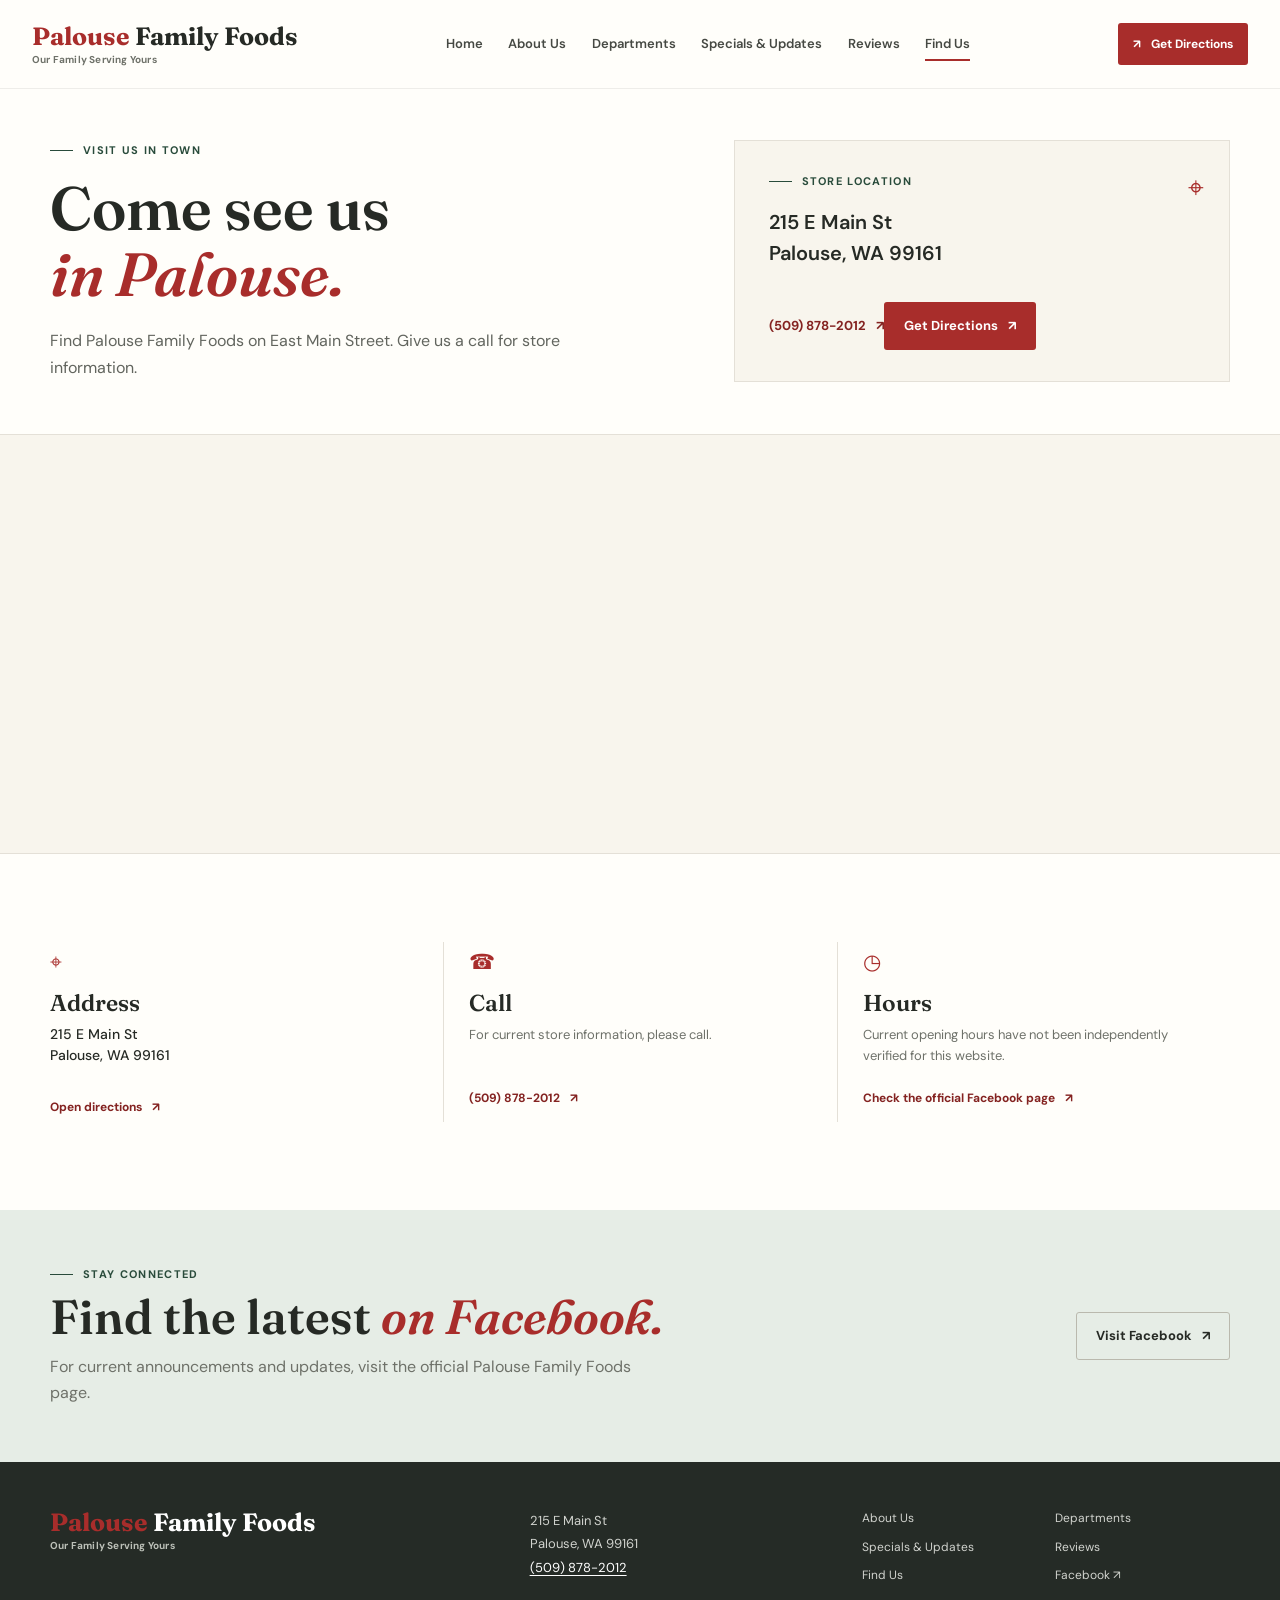
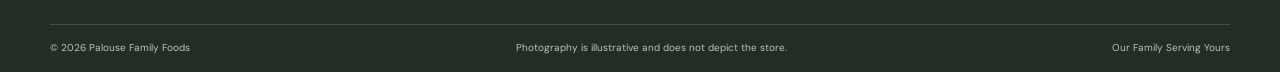
<file: find-us.html>
<!doctype html>
<html lang="en">
<head>
  <meta charset="utf-8"><meta name="viewport" content="width=device-width, initial-scale=1">
  <meta name="description" content="Find Palouse Family Foods at 215 E Main St in Palouse, Washington. Call the store or get directions.">
  <meta name="theme-color" content="#f8f5ed"><title>Find Us | Palouse Family Foods</title>
  <link rel="preconnect" href="https://fonts.googleapis.com"><link rel="preconnect" href="https://fonts.gstatic.com" crossorigin><link href="https://fonts.googleapis.com/css2?family=DM+Sans:wght@400;500;600;700&family=Fraunces:opsz,wght@9..144,600..700&display=swap" rel="stylesheet"><link rel="stylesheet" href="styles.css"><script src="script.js" defer></script>
</head>
<body><a class="skip-link" href="#main">Skip to content</a>
  <header class="site-header"><div class="header-inner"><a class="brand" href="index.html" aria-label="Palouse Family Foods home"><span class="brand__name">Palouse <span>Family Foods</span></span><span class="brand__tagline">Our Family Serving Yours</span></a><button class="menu-toggle" type="button" aria-expanded="false" aria-controls="primary-nav" aria-label="Open navigation menu"><span></span><span></span></button><nav class="primary-nav" id="primary-nav" aria-label="Main navigation"><a href="index.html">Home</a><a href="about.html">About Us</a><a href="departments.html">Departments</a><a href="specials.html">Specials &amp; Updates</a><a href="reviews.html">Reviews</a><a href="find-us.html" aria-current="page">Find Us</a></nav><a class="button button--red header-directions" href="https://www.google.com/maps/dir/?api=1&amp;destination=Palouse+Family+Foods%2C+215+E+Main+St%2C+Palouse%2C+WA+99161" target="_blank" rel="noopener noreferrer"><span aria-hidden="true">↗</span> Get Directions</a></div></header>
  <main id="main">
    <section class="page-intro page-intro--short wrap"><div class="page-intro__copy"><p class="eyebrow"><span class="eyebrow__rule"></span>Visit us in town</p><h1>Come see us<br><em>in Palouse.</em></h1><p class="page-intro__lead">Find Palouse Family Foods on East Main Street. Give us a call for store information.</p></div><div class="find-card"><span class="find-card__pin" aria-hidden="true">⌖</span><p class="eyebrow"><span class="eyebrow__rule"></span>Store location</p><address>215 E Main St<br>Palouse, WA 99161</address><a class="text-link" href="tel:+15098782012">(509) 878-2012 <span aria-hidden="true">↗</span></a><a class="button button--red" href="https://www.google.com/maps/dir/?api=1&amp;destination=Palouse+Family+Foods%2C+215+E+Main+St%2C+Palouse%2C+WA+99161" target="_blank" rel="noopener noreferrer">Get Directions <span aria-hidden="true">↗</span></a></div></section>
    <section class="map-section"><div class="map-frame"><iframe title="Map to Palouse Family Foods at 215 E Main St, Palouse, Washington" src="https://maps.google.com/maps?q=Palouse%20Family%20Foods%2C%20215%20E%20Main%20St%2C%20Palouse%2C%20WA%2099161&amp;output=embed" loading="lazy" referrerpolicy="no-referrer-when-downgrade" allowfullscreen></iframe></div></section>
    <section class="contact-info section-pad"><div class="wrap contact-grid"><article><span class="contact-grid__icon" aria-hidden="true">⌖</span><h2>Address</h2><address>215 E Main St<br>Palouse, WA 99161</address><a class="text-link" href="https://www.google.com/maps/dir/?api=1&amp;destination=Palouse+Family+Foods%2C+215+E+Main+St%2C+Palouse%2C+WA+99161" target="_blank" rel="noopener noreferrer">Open directions <span aria-hidden="true">↗</span></a></article><article><span class="contact-grid__icon" aria-hidden="true">☎</span><h2>Call</h2><p>For current store information, please call.</p><a class="text-link" href="tel:+15098782012">(509) 878-2012 <span aria-hidden="true">↗</span></a></article><article><span class="contact-grid__icon" aria-hidden="true">◷</span><h2>Hours</h2><p>Current opening hours have not been independently verified for this website.</p><a class="text-link" href="https://www.facebook.com/palousefamilyfoods" target="_blank" rel="noopener noreferrer">Check the official Facebook page <span aria-hidden="true">↗</span></a></article></div></section>
    <section class="social-contact"><div class="wrap social-contact__inner"><div><p class="eyebrow"><span class="eyebrow__rule"></span>Stay connected</p><h2>Find the latest <em>on Facebook.</em></h2><p>For current announcements and updates, visit the official Palouse Family Foods page.</p></div><a class="button button--outline" href="https://www.facebook.com/palousefamilyfoods" target="_blank" rel="noopener noreferrer">Visit Facebook <span aria-hidden="true">↗</span></a></div></section>
  </main>
  <footer class="site-footer"><div class="wrap footer-main"><a class="brand brand--footer" href="index.html"><span class="brand__name">Palouse <span>Family Foods</span></span><span class="brand__tagline">Our Family Serving Yours</span></a><p class="footer-address">215 E Main St<br>Palouse, WA 99161<br><a href="tel:+15098782012">(509) 878-2012</a></p><nav class="footer-nav" aria-label="Footer navigation"><a href="about.html">About Us</a><a href="departments.html">Departments</a><a href="specials.html">Specials &amp; Updates</a><a href="reviews.html">Reviews</a><a href="find-us.html">Find Us</a><a href="https://www.facebook.com/palousefamilyfoods" target="_blank" rel="noopener noreferrer">Facebook ↗</a></nav></div><div class="wrap footer-bottom"><span>© <span data-year>2026</span> Palouse Family Foods</span><span>Photography is illustrative and does not depict the store.</span><span>Our Family Serving Yours</span></div></footer>
</body></html>
</file>
<file: styles.css>
:root {
  color-scheme: light;
  --red: #a82d2b;
  --red-dark: #842321;
  --red-pale: #f4e8e4;
  --green: #294b3b;
  --green-soft: #e6ede6;
  --gold: #d4a64d;
  --ink: #262a25;
  --muted: #6e7169;
  --cream: #f8f5ed;
  --paper: #fffefa;
  --line: #e4e0d7;
  --serif: "Fraunces", Georgia, serif;
  --sans: "DM Sans", "Segoe UI", sans-serif;
  --content: 1180px;
}

* { box-sizing: border-box; }
html { scroll-behavior: smooth; }
body { margin: 0; background: var(--paper); color: var(--ink); font-family: var(--sans); font-size: 16px; line-height: 1.65; -webkit-font-smoothing: antialiased; }
img { display: block; width: 100%; }
a { color: inherit; }
button, a { -webkit-tap-highlight-color: transparent; }
a:focus-visible, button:focus-visible { outline: 3px solid var(--gold); outline-offset: 4px; }
.wrap { width: min(var(--content), calc(100% - 64px)); margin-inline: auto; }
.skip-link { position: absolute; z-index: 20; left: 14px; top: 10px; transform: translateY(-150%); padding: 10px 14px; border-radius: 3px; background: var(--ink); color: white; }
.skip-link:focus { transform: translateY(0); }
.announcement { display: flex; justify-content: center; align-items: center; gap: 9px; min-height: 36px; padding: 6px 16px; background: var(--green); color: white; text-align: center; font-size: 12px; letter-spacing: .03em; }
.announcement a { color: white; font-weight: 700; text-underline-offset: 3px; }
.announcement__dot { width: 6px; height: 6px; border-radius: 50%; background: #d9b768; }
.site-header { position: relative; z-index: 5; background: var(--paper); border-bottom: 1px solid rgba(38,42,37,.08); }
.header-inner { width: min(1300px, calc(100% - 64px)); min-height: 88px; margin: auto; display: flex; align-items: center; justify-content: space-between; gap: 24px; }
.brand { display: inline-flex; flex-direction: column; flex-shrink: 0; color: var(--red); text-decoration: none; line-height: 1.04; }
.brand__name { font-family: var(--serif); font-size: 25px; font-weight: 700; letter-spacing: 0; }
.brand__name span { color: var(--ink); }
.brand__tagline { padding-top: 6px; color: var(--muted); font-size: 10px; font-weight: 700; letter-spacing: .02em; }
.primary-nav { display: flex; align-items: center; justify-content: center; gap: clamp(14px, 2vw, 28px); }
.primary-nav a { position: relative; padding-block: 8px; color: #464943; font-size: 13px; font-weight: 600; text-decoration: none; white-space: nowrap; }
.primary-nav a::after { position: absolute; right: 0; bottom: 2px; left: 0; height: 2px; background: var(--red); content: ""; transform: scaleX(0); transform-origin: left; transition: transform .2s ease; }
.primary-nav a:hover::after, .primary-nav a[aria-current="page"]::after { transform: scaleX(1); }
.menu-toggle { display: none; }
.button { display: inline-flex; min-height: 48px; align-items: center; justify-content: center; gap: 10px; padding: 11px 19px; border: 1px solid transparent; border-radius: 3px; font-size: 13px; font-weight: 700; line-height: 1.2; text-decoration: none; transition: background-color .2s ease, color .2s ease, transform .2s ease, border-color .2s ease; }
.button:hover { transform: translateY(-2px); }
.button--red { background: var(--red); color: white; }
.button--red:hover { background: var(--red-dark); }
.button--outline { border-color: #bab9ae; background: transparent; color: var(--ink); }
.button--outline:hover { border-color: var(--ink); background: var(--ink); color: white; }
.button--light { background: var(--paper); color: var(--red-dark); }
.button--light:hover { background: #f0e7d4; }
.header-directions { min-height: 42px; padding: 10px 14px; white-space: nowrap; font-size: 12px; }

.hero { display: grid; grid-template-columns: .94fr 1.06fr; align-items: center; gap: clamp(34px, 6vw, 84px); padding-block: 52px 64px; }
.hero__copy { padding-block: 12px; animation: arrive .6s both; }
.eyebrow { display: flex; align-items: center; gap: 10px; margin: 0 0 17px; color: var(--green); font-size: 11px; font-weight: 700; letter-spacing: .12em; text-transform: uppercase; }
.eyebrow__rule { width: 23px; height: 1px; background: currentColor; }
h1, h2, h3, p, figure, blockquote { margin-top: 0; }
h1, h2 { font-family: var(--serif); font-weight: 600; line-height: 1.08; letter-spacing: 0; }
h1 { margin-bottom: 20px; font-size: clamp(44px, 5vw, 68px); }
h1 em, h2 em { color: var(--red); font-weight: 600; }
.hero__intro { max-width: 440px; margin-bottom: 27px; color: #5e625b; font-size: 17px; line-height: 1.7; }
.hero__actions { display: flex; flex-wrap: wrap; gap: 10px; }
.hero__social { display: inline-flex; align-items: center; gap: 8px; margin-top: 18px; color: var(--green); font-size: 13px; font-weight: 700; text-decoration: none; }
.hero__social:hover { text-decoration: underline; text-underline-offset: 4px; }
.social-icon, .facebook-mark { display: inline-grid; width: 25px; height: 25px; place-items: center; border-radius: 50%; background: #315f49; color: white; font-family: Arial, sans-serif; font-size: 16px; font-weight: 700; }
.hero__note { display: flex; align-items: center; gap: 12px; max-width: 360px; margin-top: 33px; padding-top: 17px; border-top: 1px solid var(--line); color: var(--muted); font-size: 12px; line-height: 1.5; }
.hero__note strong { color: var(--ink); font-size: 13px; }
.hero__note-mark { color: var(--red); font-size: 25px; }
.hero__image { position: relative; min-width: 0; margin: 0; animation: arrive .7s .08s both; }
.hero__image > img { height: clamp(350px, 42vw, 525px); object-fit: cover; border-radius: 4px 4px 70px 4px; }
.hero__image figcaption, .page-intro__image figcaption { position: absolute; right: 12px; bottom: 11px; color: white; font-size: 10px; text-shadow: 0 1px 5px #000; }
.image-stamp { position: absolute; bottom: 24px; left: -28px; display: flex; width: 116px; height: 116px; flex-direction: column; align-items: center; justify-content: center; border: 1px solid rgba(255,255,255,.6); border-radius: 50%; background: var(--green); color: white; text-align: center; transform: rotate(-7deg); box-shadow: 0 8px 24px #19231c33; }
.image-stamp span { font-size: 9px; font-weight: 700; letter-spacing: .18em; }
.image-stamp strong { margin-top: 4px; font-family: var(--serif); font-size: 16px; line-height: 1.1; }
.section-pad { padding-block: 88px; }
.welcome { background: var(--cream); }
.welcome__grid { display: grid; grid-template-columns: 1fr 1fr; align-items: start; gap: 10%; }
.section-heading h2, .welcome h2, .facebook-callout h2, .location-strip h2, .owner-note h2, .social-contact h2 { margin-bottom: 0; font-size: clamp(34px, 4vw, 48px); }
.welcome__text { max-width: 510px; color: #5d6159; }
.welcome__text p { margin-bottom: 16px; }
.text-link { display: inline-flex; align-items: center; gap: 10px; margin-top: 9px; color: var(--red-dark); font-size: 13px; font-weight: 700; text-decoration: none; }
.text-link:hover { text-decoration: underline; text-underline-offset: 4px; }
.highlights { position: relative; overflow: hidden; background: var(--paper); }
.highlights::before { position: absolute; top: 40px; right: -90px; width: 310px; height: 310px; border: 1px solid #e7e2d5; border-radius: 50%; content: ""; }
.section-heading--center { position: relative; margin: 0 auto 41px; text-align: center; }
.section-heading--center .eyebrow { justify-content: center; }
.section-heading__sub { margin: 12px 0 0; color: var(--muted); }
.highlight-grid { position: relative; display: grid; grid-template-columns: repeat(4, 1fr); border-top: 1px solid var(--line); border-bottom: 1px solid var(--line); }
.highlight-card { position: relative; min-height: 220px; padding: 27px 24px 25px; border-right: 1px solid var(--line); color: inherit; text-decoration: none; transition: background-color .2s ease; }
.highlight-card:first-child { border-left: 1px solid var(--line); }
.highlight-card:hover { background: #f8f5ed; }
.highlight-card__number { display: block; color: #9c9f96; font-size: 10px; font-weight: 700; }
.highlight-card__icon { display: block; margin-top: 14px; color: var(--red); font-family: var(--serif); font-size: 28px; }
.highlight-card__icon--green { color: var(--green); }
.highlight-card__icon--gold { color: #af843a; }
.highlight-card h3 { margin: 9px 0 5px; font-family: var(--serif); font-size: 20px; line-height: 1.2; }
.highlight-card p { max-width: 210px; margin-bottom: 0; color: var(--muted); font-size: 13px; }
.highlight-card__arrow { position: absolute; top: 25px; right: 22px; color: var(--red); font-size: 18px; transition: transform .2s ease; }
.highlight-card:hover .highlight-card__arrow { transform: translate(2px,-2px); }
.editorial-note { margin: 14px 0 0; color: var(--muted); font-size: 11px; }
.review-band { background: var(--red); color: white; }
.review-band__inner { display: grid; grid-template-columns: .85fr 1.15fr; align-items: center; gap: 10%; }
.eyebrow--light { color: #f5d7bd; }
.review-band h2, .review-invite h2 { margin-bottom: 29px; font-size: clamp(34px, 4vw, 47px); }
.review-band h2 em, .review-invite h2 em { color: #f2d7a7; }
.review-quote { margin: 0; padding: 25px 0 22px 29px; border-left: 1px solid #ffffff6b; }
.stars { color: #e4bb65; font-size: 17px; letter-spacing: 2px; }
.review-quote p { max-width: 620px; margin: 13px 0 20px; font-family: var(--serif); font-size: clamp(20px, 2.3vw, 27px); line-height: 1.45; }
.review-quote footer { display: flex; align-items: center; justify-content: space-between; gap: 16px; font-size: 12px; }
.review-quote footer a { color: #fff; text-underline-offset: 3px; }
.facebook-callout { background: var(--green-soft); }
.facebook-callout__inner { display: grid; grid-template-columns: auto 1fr auto; align-items: center; gap: 26px; }
.facebook-mark { width: 54px; height: 54px; font-size: 30px; }
.facebook-callout .eyebrow { margin-bottom: 9px; }
.facebook-callout h2 { font-size: clamp(30px, 3.3vw, 41px); }
.facebook-callout p:not(.eyebrow) { margin: 9px 0 0; color: var(--muted); font-size: 14px; }
.location-strip { padding-block: 48px; background: var(--cream); }
.location-strip__layout { display: grid; grid-template-columns: .8fr 1.2fr; align-items: center; gap: 40px; }
.location-strip__inner { display: flex; align-items: flex-start; flex-direction: column; justify-content: center; gap: 22px; }
.home-map-frame { height: 280px; border: 1px solid var(--line); }
.home-map-frame iframe { width: 100%; height: 100%; border: 0; }
.location-strip .eyebrow { margin-bottom: 8px; }
.location-strip h2 { font-size: 34px; }
.location-strip p:last-child { margin: 8px 0 0; color: var(--muted); }

.site-footer { background: #252b26; color: white; }
.footer-main { display: grid; grid-template-columns: 1.2fr .8fr 1fr; gap: 38px; padding-block: 47px 38px; }
.brand--footer .brand__name span { color: white; }
.brand--footer .brand__tagline { color: #bdc1b9; }
.footer-address { margin-bottom: 0; color: #d1d3ce; font-size: 13px; line-height: 1.8; }
.footer-address a { color: white; text-decoration: underline; text-underline-offset: 3px; }
.footer-nav { display: grid; grid-template-columns: 1fr 1fr; gap: 9px 18px; }
.footer-nav a { color: #d1d3ce; font-size: 12px; text-decoration: none; }
.footer-nav a:hover { color: white; text-decoration: underline; text-underline-offset: 3px; }
.footer-bottom { display: flex; justify-content: space-between; gap: 18px; padding-block: 15px; border-top: 1px solid #ffffff2b; color: #bdc1b9; font-size: 10px; }

.page-intro { display: grid; grid-template-columns: 1fr .86fr; align-items: center; gap: 9%; padding-block: 56px 60px; }
.page-intro--short { padding-block: 51px 52px; }
.page-intro__copy { max-width: 570px; }
.page-intro h1 { font-size: clamp(42px, 5vw, 61px); }
.page-intro__lead { max-width: 515px; margin-bottom: 0; color: #62655e; font-size: 16px; }
.page-intro__image { position: relative; margin: 0; }
.page-intro__image img { height: 330px; border-radius: 3px 3px 60px 3px; object-fit: cover; }
.about-story { background: var(--cream); }
.about-story__grid { display: grid; grid-template-columns: .85fr 1.15fr; gap: 12%; }
.about-story__text { color: #5d6159; }
.about-story__text p { margin-bottom: 18px; }
.about-story__text p:last-child { margin: 23px 0 0; color: var(--red); font-family: var(--serif); font-size: 23px; }
.promise { background: var(--paper); }
.promise-grid { display: grid; grid-template-columns: repeat(3, 1fr); gap: 0; border-top: 1px solid var(--line); }
.promise-grid article { padding: 27px 28px 10px 0; }
.promise-grid article + article { padding-left: 28px; border-left: 1px solid var(--line); }
.promise-grid article > span { color: var(--red); font-size: 11px; font-weight: 700; }
.promise-grid h3 { margin: 14px 0 8px; font-family: var(--serif); font-size: 21px; }
.promise-grid p { max-width: 310px; margin: 0; color: var(--muted); font-size: 14px; }
.tagline-panel { padding-block: 61px; background: var(--green); color: white; text-align: center; }
.tagline-panel__inner { display: flex; flex-direction: column; align-items: center; }
.tagline-panel__ornament { color: #e1be74; font-size: 25px; }
.tagline-panel p { margin: 8px 0 0; font-family: var(--serif); font-size: clamp(30px, 4vw, 44px); }
.tagline-panel__sub { margin-top: 9px; color: #d5ddd5; font-size: 12px; letter-spacing: .08em; }
.owner-note { background: var(--cream); }
.owner-note__inner { display: grid; grid-template-columns: 1fr 1fr; align-items: center; gap: 10%; }
.owner-note__inner > p { margin: 0; color: var(--muted); }

.notice { display: flex; align-items: flex-start; gap: 13px; margin-bottom: 27px; padding: 17px 20px; border-left: 3px solid var(--green); background: var(--green-soft); color: #344b3c; }
.notice__icon { display: grid; width: 22px; height: 22px; flex: 0 0 auto; place-items: center; border: 1px solid var(--green); border-radius: 50%; font-size: 12px; font-weight: 700; }
.notice p { margin: 0; font-size: 13px; }
.category-section { padding-top: 24px; background: var(--cream); }
.category-grid { display: grid; grid-template-columns: repeat(3, 1fr); gap: 19px; }
.category-card { overflow: hidden; background: var(--paper); box-shadow: 0 3px 14px #282c2010; }
.category-card img { height: 205px; object-fit: cover; }
.category-card__body { padding: 19px 20px 22px; }
.category-card__label { color: var(--green); font-size: 10px; font-weight: 700; letter-spacing: .1em; text-transform: uppercase; }
.category-card h2 { margin: 8px 0 7px; font-size: 23px; }
.category-card p { margin-bottom: 0; color: var(--muted); font-size: 13px; }
.facebook-ribbon { padding-block: 20px; background: var(--green); color: white; }
.facebook-ribbon__inner { display: flex; justify-content: space-between; align-items: center; gap: 20px; }
.facebook-ribbon p { margin: 0; color: #e0e6df; font-size: 14px; }
.facebook-ribbon a { color: white; font-size: 13px; font-weight: 700; text-underline-offset: 4px; }

.updates-section { background: var(--cream); }
.updates-empty { max-width: 660px; margin: 0 auto 58px; padding: 42px 46px; border: 1px solid var(--line); background: var(--paper); text-align: center; box-shadow: 0 10px 30px #282c2009; }
.updates-empty__badge { display: grid; width: 54px; height: 54px; margin: 0 auto 21px; place-items: center; border-radius: 50%; background: var(--red-pale); color: var(--red); font-size: 26px; }
.updates-empty .eyebrow { justify-content: center; }
.updates-empty h2 { margin-bottom: 13px; font-size: 34px; }
.updates-empty > p:not(.eyebrow) { max-width: 500px; margin: 0 auto 21px; color: var(--muted); font-size: 14px; }
.placeholder-grid { display: grid; grid-template-columns: repeat(3, 1fr); gap: 17px; }
.placeholder-card { min-height: 165px; padding: 22px; border: 1px dashed #cfc9bc; background: #f8f5ed; }
.placeholder-card > span { color: var(--red); font-size: 9px; font-weight: 700; letter-spacing: .12em; }
.placeholder-card h3 { margin: 11px 0 4px; font-family: var(--serif); font-size: 20px; }
.placeholder-card p { margin: 0; color: var(--muted); font-size: 12px; }

.reviews-section { background: var(--cream); }
.review-cards { display: grid; grid-template-columns: 1fr 1fr; align-items: stretch; gap: 22px; }
.customer-review { display: flex; flex-direction: column; min-height: 280px; padding: 27px 29px; border-top: 3px solid var(--red); background: var(--paper); box-shadow: 0 6px 20px #282c200b; }
.customer-review__top { display: flex; justify-content: space-between; align-items: center; gap: 12px; }
.review-source { color: var(--green); font-size: 10px; font-weight: 700; letter-spacing: .07em; text-transform: uppercase; }
.customer-review blockquote { flex: 1; margin: 21px 0 25px; font-family: var(--serif); font-size: 21px; line-height: 1.5; }
.customer-review__footer { display: flex; justify-content: space-between; align-items: center; gap: 15px; font-size: 12px; }
.customer-review__footer a { color: var(--red-dark); font-weight: 600; text-underline-offset: 3px; }
.owner-response { margin-top: 20px; padding: 14px 16px; border-left: 2px solid var(--green); background: var(--green-soft); }
.owner-response span { color: var(--green); font-size: 10px; font-weight: 700; text-transform: uppercase; }
.owner-response p { margin: 5px 0 0; color: #46564b; font-size: 13px; }
.reviews-section .editorial-note { margin-top: 19px; }
.review-invite { padding-block: 49px; background: var(--red); color: white; }
.review-invite__inner { display: flex; justify-content: space-between; align-items: center; gap: 28px; }
.review-invite h2 { margin: 0; }
.review-invite .eyebrow { margin-bottom: 9px; }

.find-card { position: relative; padding: 31px 34px; border: 1px solid var(--line); background: var(--cream); }
.find-card__pin { position: absolute; top: 24px; right: 25px; color: var(--red); font-size: 28px; }
.find-card address, .contact-grid address { margin: 0 0 14px; font-style: normal; font-size: 20px; font-weight: 600; line-height: 1.55; }
.find-card .button { margin-top: 19px; }
.map-section { background: var(--cream); }
.map-frame { height: 420px; border-block: 1px solid var(--line); }
.map-frame iframe { width: 100%; height: 100%; border: 0; }
.contact-info { background: var(--paper); }
.contact-grid { display: grid; grid-template-columns: repeat(3, 1fr); gap: 0; }
.contact-grid article { min-width: 0; padding: 3px 25px 3px 0; }
.contact-grid article + article { padding-left: 25px; border-left: 1px solid var(--line); }
.contact-grid__icon { color: var(--red); font-size: 21px; }
.contact-grid h2 { margin: 11px 0 8px; font-size: 23px; }
.contact-grid p { min-height: 51px; margin-bottom: 5px; color: var(--muted); font-size: 13px; }
.contact-grid address { min-height: 51px; font-size: 14px; font-weight: 500; }
.contact-grid .text-link { align-items: flex-start; font-size: 12px; }
.social-contact { padding-block: 55px; background: var(--green-soft); }
.social-contact__inner { display: flex; justify-content: space-between; align-items: center; gap: 30px; }
.social-contact .eyebrow { margin-bottom: 8px; }
.social-contact p:not(.eyebrow) { max-width: 600px; margin: 11px 0 0; color: var(--muted); }

@keyframes arrive { from { opacity: 0; transform: translateY(12px); } to { opacity: 1; transform: translateY(0); } }
@media (prefers-reduced-motion: reduce) { html { scroll-behavior: auto; } *, *::before, *::after { animation-duration: .01ms !important; animation-iteration-count: 1 !important; transition-duration: .01ms !important; } }

@media (max-width: 1080px) {
  .header-inner { gap: 15px; }
  .primary-nav { gap: 14px; }
  .primary-nav a { font-size: 12px; }
  .brand__name { font-size: 22px; }
  .header-directions { padding-inline: 10px; }
}
@media (max-width: 900px) {
  .wrap, .header-inner { width: min(100% - 44px, var(--content)); }
  .header-inner { min-height: 78px; justify-content: initial; }
  .brand { margin-right: auto; }
  .menu-toggle { display: flex; width: 42px; height: 42px; flex-direction: column; align-items: center; justify-content: center; gap: 6px; border: 1px solid var(--line); border-radius: 3px; background: transparent; cursor: pointer; }
  .menu-toggle span { width: 18px; height: 2px; background: var(--ink); transition: transform .2s ease; }
  .menu-toggle[aria-expanded="true"] span:first-child { transform: translateY(4px) rotate(45deg); }
  .menu-toggle[aria-expanded="true"] span:last-child { transform: translateY(-4px) rotate(-45deg); }
  .primary-nav { position: absolute; top: 100%; right: 0; left: 0; display: none; align-items: stretch; gap: 0; padding: 8px 22px 18px; border-bottom: 1px solid var(--line); background: var(--paper); box-shadow: 0 12px 20px #20251c14; }
  .primary-nav.is-open { display: flex; flex-direction: column; }
  .primary-nav a { padding: 11px 4px; border-bottom: 1px solid #ece9e1; font-size: 14px; }
  .primary-nav a::after { display: none; }
  .header-directions { margin-left: 0; }
  .hero { gap: 35px; }
  .hero__image > img { height: 430px; }
  .highlight-grid { grid-template-columns: repeat(2, 1fr); }
  .highlight-card:nth-child(3) { border-left: 1px solid var(--line); }
  .highlight-card:nth-child(-n+2) { border-bottom: 1px solid var(--line); }
  .category-grid { grid-template-columns: repeat(2, 1fr); }
  .footer-main { grid-template-columns: 1fr .8fr; }
  .footer-nav { grid-column: 1 / -1; grid-template-columns: repeat(3, 1fr); }
}
@media (max-width: 650px) {
  body { font-size: 15px; }
  .wrap, .header-inner { width: calc(100% - 36px); }
  .announcement { min-height: 38px; gap: 6px; font-size: 10px; }
  .header-inner { min-height: 72px; gap: 10px; }
  .brand__name { font-size: 19px; }
  .brand__tagline { padding-top: 4px; font-size: 9px; }
  .header-directions { min-height: 40px; padding: 8px 10px; font-size: 0; }
  .header-directions span { font-size: 15px; }
  .menu-toggle { width: 40px; height: 40px; }
  .hero { grid-template-columns: 1fr; gap: 29px; padding-block: 40px 48px; }
  .hero__copy { padding: 0; }
  h1 { font-size: clamp(43px, 12vw, 58px); }
  .hero__intro { max-width: 450px; font-size: 16px; }
  .hero__image > img { height: 330px; border-bottom-right-radius: 48px; }
  .image-stamp { bottom: 16px; left: 12px; width: 90px; height: 90px; }
  .image-stamp strong { font-size: 13px; }
  .image-stamp span { font-size: 8px; }
  .hero__image figcaption { right: 8px; bottom: 7px; font-size: 9px; }
  .section-pad { padding-block: 62px; }
  .welcome__grid, .about-story__grid, .owner-note__inner { grid-template-columns: 1fr; gap: 25px; }
  .section-heading h2, .welcome h2, .facebook-callout h2, .location-strip h2, .owner-note h2, .social-contact h2 { font-size: 36px; }
  .highlight-grid { grid-template-columns: 1fr 1fr; }
  .highlight-card { min-height: 210px; padding: 21px 15px; }
  .highlight-card:nth-child(odd) { border-left: 1px solid var(--line); }
  .highlight-card:nth-child(even) { border-right: 1px solid var(--line); }
  .highlight-card h3 { font-size: 18px; }
  .highlight-card p { font-size: 12px; }
  .review-band__inner { grid-template-columns: 1fr; gap: 30px; }
  .review-band h2 { font-size: 38px; }
  .review-quote { padding: 22px 0 0; border-top: 1px solid #ffffff6b; border-left: 0; }
  .review-quote footer { align-items: flex-start; flex-direction: column; gap: 6px; }
  .facebook-callout__inner { grid-template-columns: auto 1fr; gap: 17px; }
  .facebook-callout__inner > .button { grid-column: 2; justify-self: start; }
  .facebook-mark { width: 43px; height: 43px; font-size: 25px; }
  .location-strip__layout { grid-template-columns: 1fr; gap: 25px; }
  .location-strip__inner, .review-invite__inner, .social-contact__inner { align-items: flex-start; flex-direction: column; }
  .location-strip__inner { gap: 20px; }
  .home-map-frame { height: 240px; }
  .footer-main { grid-template-columns: 1fr 1fr; gap: 25px 16px; padding-block: 37px 30px; }
  .footer-nav { grid-column: 1 / -1; grid-template-columns: 1fr 1fr; }
  .footer-bottom { align-items: flex-start; flex-direction: column; gap: 5px; }
  .page-intro, .page-intro--short { grid-template-columns: 1fr; gap: 27px; padding-block: 41px; }
  .page-intro h1 { font-size: 44px; }
  .page-intro__image img { height: 260px; }
  .promise-grid { grid-template-columns: 1fr; }
  .promise-grid article, .promise-grid article + article { padding: 22px 0; border-bottom: 1px solid var(--line); border-left: 0; }
  .tagline-panel { padding-block: 48px; }
  .category-section { padding-top: 10px; }
  .category-grid { grid-template-columns: 1fr; gap: 15px; }
  .category-card img { height: 220px; }
  .facebook-ribbon__inner { align-items: flex-start; flex-direction: column; gap: 7px; }
  .updates-empty { margin-bottom: 35px; padding: 32px 20px; }
  .updates-empty h2 { font-size: 31px; }
  .placeholder-grid { grid-template-columns: 1fr; gap: 11px; }
  .placeholder-card { min-height: auto; }
  .review-cards { grid-template-columns: 1fr; gap: 16px; }
  .customer-review { padding: 23px 20px; }
  .customer-review blockquote { font-size: 19px; }
  .customer-review__footer { align-items: flex-start; flex-direction: column; gap: 6px; }
  .map-frame { height: 330px; }
  .contact-grid { grid-template-columns: 1fr; }
  .contact-grid article, .contact-grid article + article { padding: 19px 0; border-bottom: 1px solid var(--line); border-left: 0; }
  .contact-grid address, .contact-grid p { min-height: 0; }
  .find-card { padding: 25px 22px; }
}
</file>
